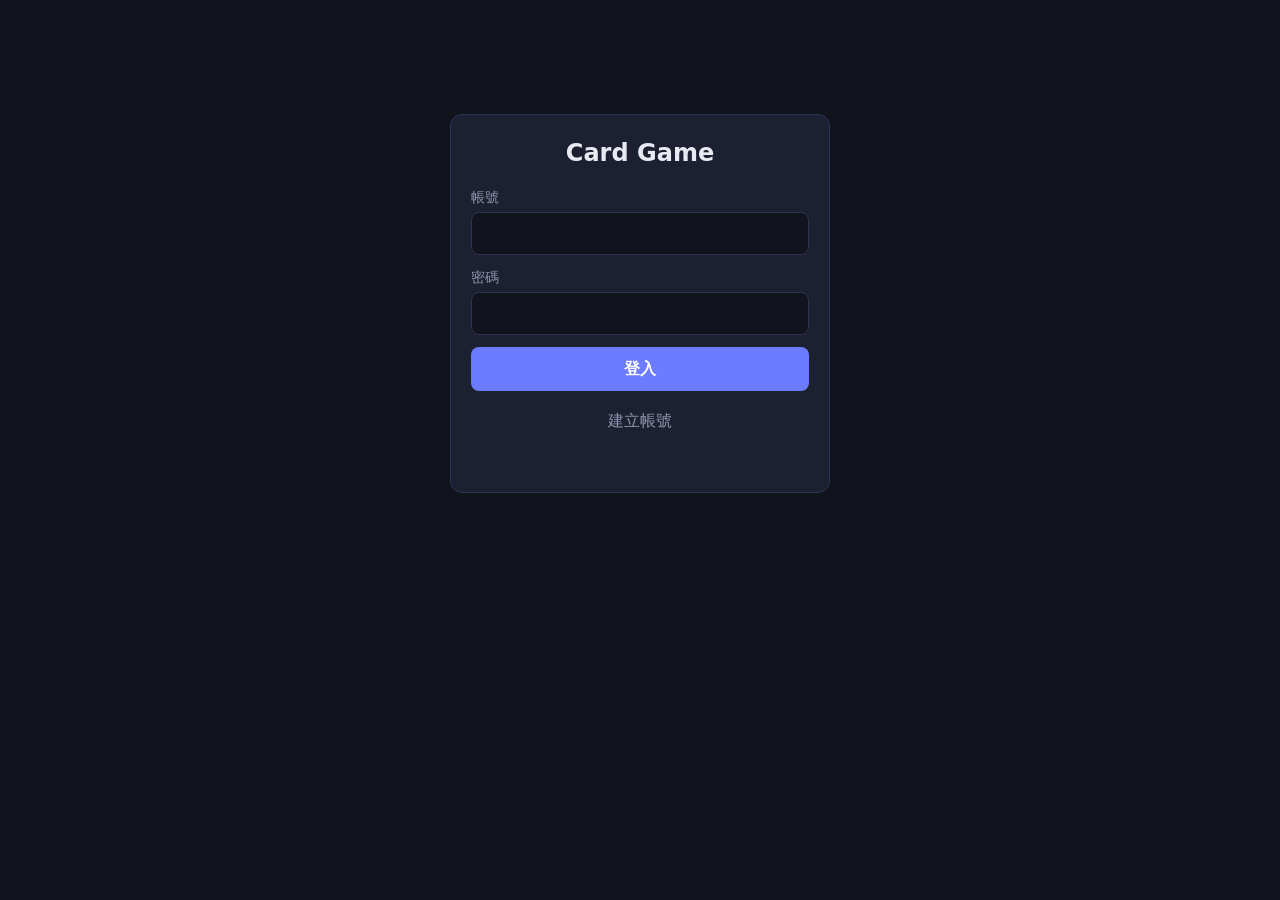
<file: web/index.html>
<!doctype html>
<html lang="zh-Hant">
<head>
  <meta charset="utf-8">
  <meta name="viewport" content="width=device-width, initial-scale=1">
  <title>Card Game</title>
  <link rel="stylesheet" href="app.css">
</head>
<body>
  <main class="app">
    <section id="login-view" class="panel view">
      <h1>Card Game</h1>
      <form id="login-form" autocomplete="on">
        <label>帳號
          <input id="login-account" name="username" autocomplete="username" required>
        </label>
        <label>密碼
          <input id="login-password" name="password" type="password" autocomplete="current-password" required>
        </label>
        <button id="login-button" class="primary" type="submit">登入</button>
        <button id="to-register" class="link" type="button">建立帳號</button>
        <p id="login-status" class="status" role="status"></p>
      </form>
    </section>

    <section id="register-view" class="panel view" hidden>
      <h1>建立帳號</h1>
      <form id="register-form" autocomplete="off">
        <label>帳號
          <input id="register-account" required>
        </label>
        <label>密碼
          <input id="register-password" type="password" autocomplete="new-password" required>
        </label>
        <label>暱稱
          <input id="register-nickname" required>
        </label>
        <button id="register-button" class="primary" type="submit">建立帳號</button>
        <button id="to-login" class="link" type="button">返回登入</button>
        <p id="register-status" class="status" role="status"></p>
      </form>
    </section>

    <section id="game-view" class="view" data-tab="" data-fight="" hidden>
      <header class="panel topbar">
        <div>
          <div class="muted">登入帳號</div>
          <strong id="account-name"></strong>
        </div>
        <div id="currencies" class="currencies"></div>
        <button id="logout-button" class="link" type="button">登出</button>
      </header>

      <div class="tab-content">
        <section id="backpack-panel" class="panel" data-tab="backpack" hidden>
          <h2 id="backpack-title">背包</h2>
          <div id="backpack-list" class="list"></div>
        </section>

        <section id="owned-cards-panel" class="panel" data-tab="cards" hidden>
          <div id="card-list-view">
            <h2 id="owned-cards-title">卡片</h2>
            <div id="owned-cards" class="cards"></div>
          </div>

          <div id="card-detail-view" class="card-detail" hidden>
            <button id="card-detail-back" class="link" type="button">‹ 返回卡片列表</button>
            <div class="detail-image" aria-label="卡片圖片">圖片預留</div>
            <div class="detail-head">
              <span id="detail-rarity" class="rarity"></span>
              <strong id="detail-name"></strong>
              <span id="detail-meta" class="muted"></span>
            </div>
            <div class="detail-stats">
              <div><span class="label">攻擊</span><span id="detail-attack" class="value"></span></div>
              <div><span class="label">防禦</span><span id="detail-defense" class="value"></span></div>
              <div><span class="label">生命</span><span id="detail-health" class="value"></span></div>
            </div>
            <div id="detail-skills" class="skill-icons"></div>
            <div id="detail-skill-info" class="skill-info"></div>
            <div class="progress">
              <div class="progress-row">
                <span id="ascend-info"></span>
                <button id="detail-ascend" class="primary" type="button">進階</button>
              </div>
              <div class="progress-row">
                <span id="star-info"></span>
                <button id="detail-starup" class="primary" type="button">升星</button>
              </div>
            </div>
            <p id="upgrade-exp" class="upgrade-exp"></p>
            <p id="upgrade-status" class="status" role="status"></p>
            <button id="detail-upgrade" class="primary" type="button"></button>
          </div>
        </section>

        <div id="summon-panel" data-tab="summon" hidden>
          <section class="panel">
            <h2>召喚</h2>
            <div id="pools" class="pools"></div>
            <p id="game-status" class="status" role="status"></p>
          </section>

          <section class="panel">
            <h2>結果</h2>
            <div id="cards" class="cards"></div>
            <p id="pity" class="muted"></p>
            <pre id="log" class="log"></pre>
          </section>
        </div>
      </div>

      <div id="battle-panel" data-tab="battle" hidden>
        <section id="battle-stage-view" class="panel">
          <h2>戰鬥</h2>
          <div id="battle-stages" class="pools"></div>
          <p id="battle-stage-status" class="status" role="status"></p>
        </section>

        <section id="battle-lineup-view" class="panel" hidden>
          <button id="lineup-back" class="link" type="button">‹ 返回關卡列表</button>
          <h2 id="lineup-title">陣容</h2>
          <div class="lineup-field">
            <div class="lineup-side">
              <div class="lineup-col">
                <div class="lineup-label">後排</div>
                <div id="lineup-back-row" class="lineup-grid"></div>
              </div>
              <div class="lineup-col">
                <div class="lineup-label">前排</div>
                <div id="lineup-front" class="lineup-grid"></div>
              </div>
            </div>
            <div class="vs">VS</div>
            <div class="lineup-side">
              <div class="lineup-col">
                <div class="lineup-label">前排</div>
                <div id="lineup-enemy-front" class="lineup-grid"></div>
              </div>
              <div class="lineup-col">
                <div class="lineup-label">後排</div>
                <div id="lineup-enemy-back" class="lineup-grid"></div>
              </div>
            </div>
          </div>
          <p class="muted lineup-hint">點選位置再點卡片放入；點卡片可移動或移出陣容。</p>
          <div id="lineup-pool" class="pick-grid"></div>
          <p id="lineup-status" class="status" role="status"></p>
          <div class="lineup-actions">
            <button id="lineup-save" type="button">儲存陣容</button>
            <button id="lineup-start" class="primary" type="button">開始戰鬥</button>
          </div>
        </section>

        <section id="battle-fight-view" class="fight" hidden>
          <div id="battle-field" class="field"></div>
          <div class="fight-mid">
            <div class="fight-bar">
              <strong id="battle-round">戰鬥準備中</strong>
              <span>
                <button id="battle-skip" type="button">跳過</button>
                <button id="battle-exit" class="primary" type="button" hidden>返回</button>
              </span>
            </div>
            <div id="battle-log" class="fight-log"></div>
          </div>
        </section>
      </div>

      <nav class="tabs" aria-label="主選單">
        <button type="button" data-tab-button="backpack">背包</button>
        <button type="button" data-tab-button="cards">卡片</button>
        <button type="button" data-tab-button="summon">召喚</button>
        <button type="button" data-tab-button="battle">戰鬥</button>
      </nav>
    </section>
  </main>
  <script type="module" src="js/app.js"></script>
</body>
</html>
</file>
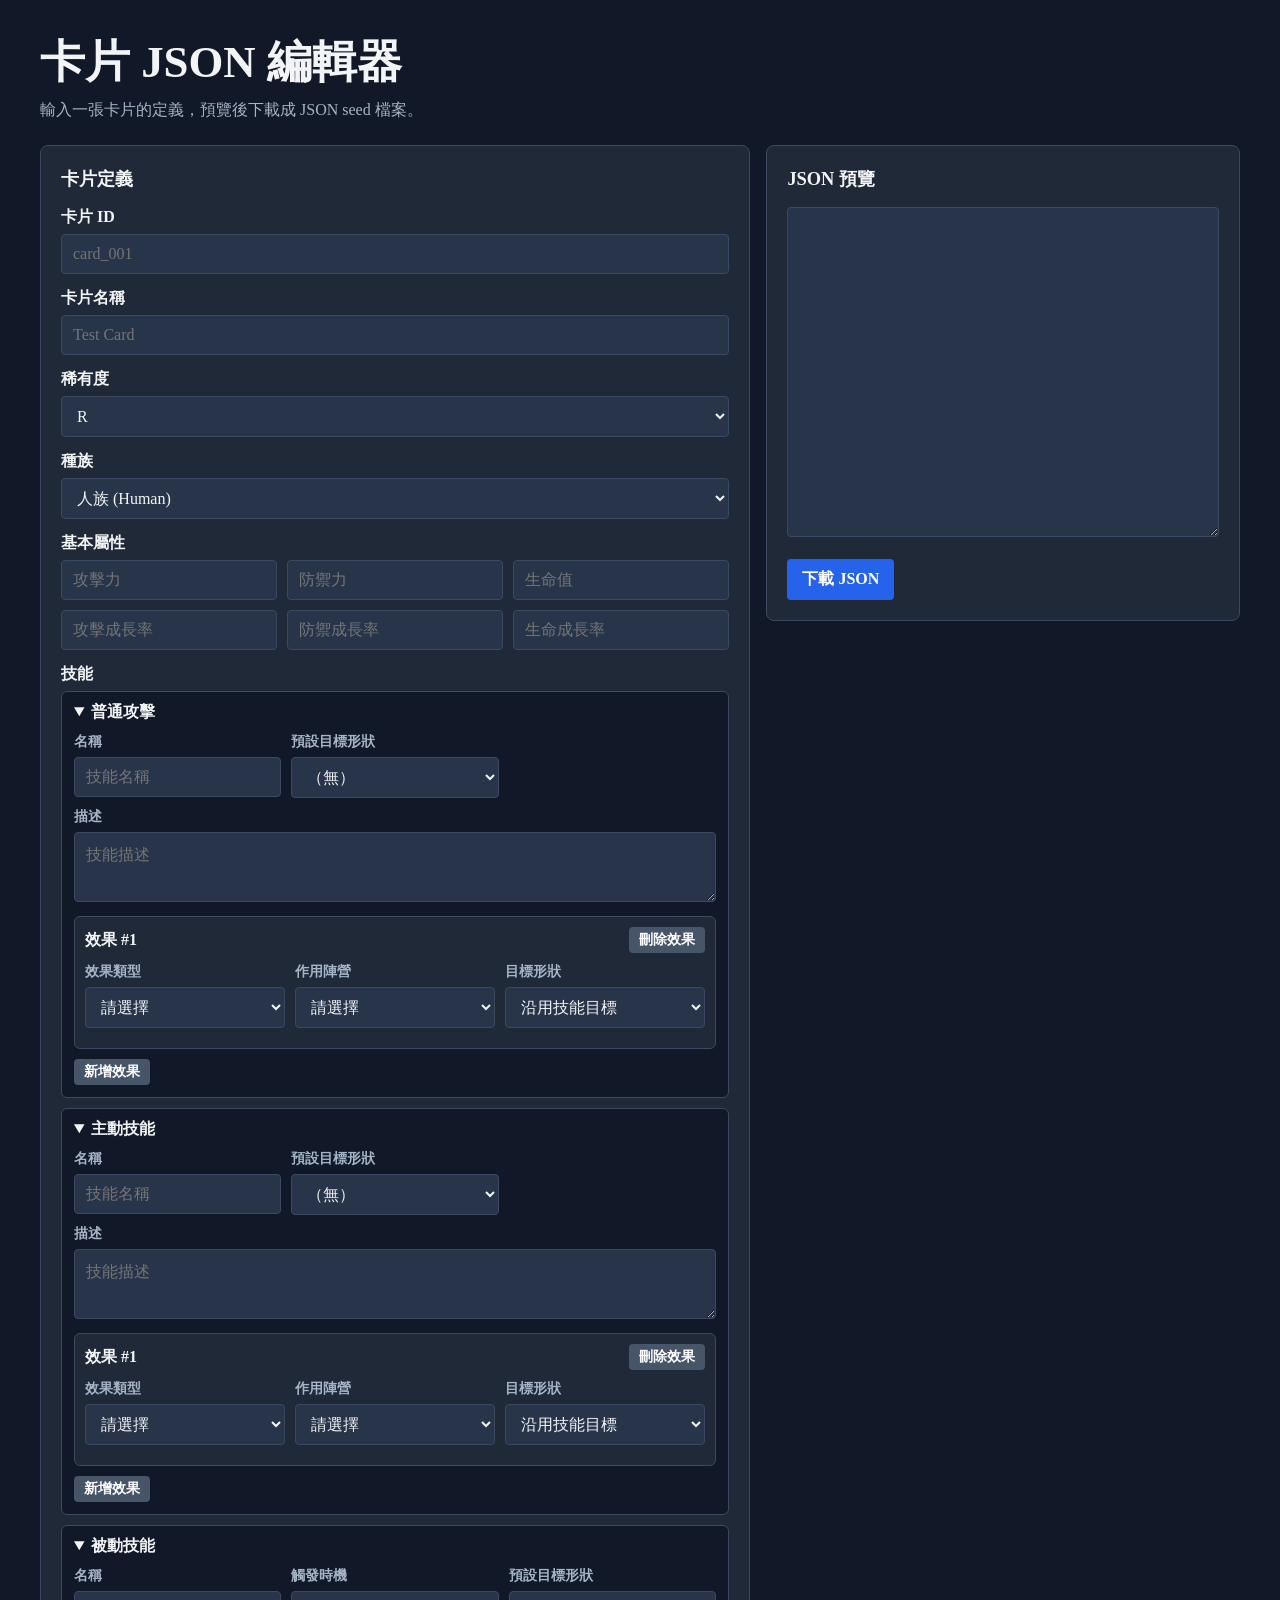
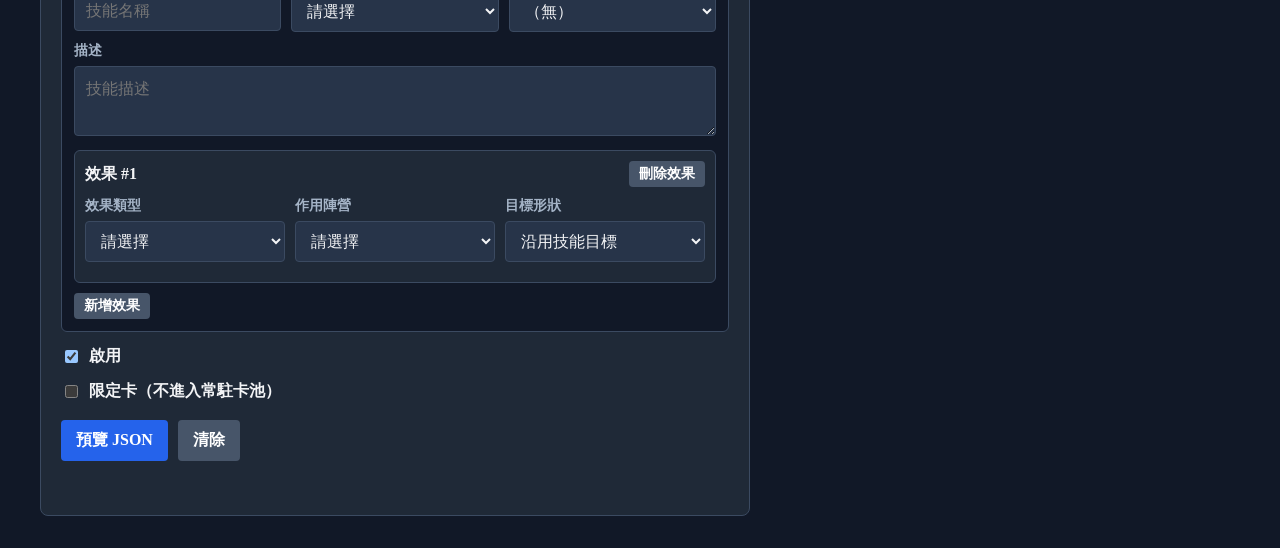
<file: tools/card-editor.html>
<!doctype html>
<html lang="zh-Hant">
<head>
  <meta charset="utf-8">
  <meta name="viewport" content="width=device-width, initial-scale=1">
  <title>卡片 JSON 編輯器</title>
  <style>
    :root {
      color-scheme: dark;
      --bg: #111827;
      --panel: #1f2937;
      --panel-light: #273449;
      --text: #f3f4f6;
      --muted: #a5b4c7;
      --accent: #60a5fa;
      --accent-strong: #2563eb;
      --danger: #fca5a5;
      --border: #3b4a61;
    }

    * { box-sizing: border-box; }

    body {
      margin: 0;
      min-width: 320px;
      background: var(--bg);
      color: var(--text);
      font-family: Georgia, "Noto Serif TC", serif;
    }

    main {
      width: min(1200px, calc(100% - 32px));
      margin: 32px auto;
    }

    header { margin-bottom: 24px; }
    h1 { margin: 0 0 8px; font-size: clamp(1.8rem, 4vw, 2.8rem); }
    header p { margin: 0; color: var(--muted); }

    .layout {
      display: grid;
      grid-template-columns: minmax(0, 3fr) minmax(0, 2fr);
      gap: 16px;
      align-items: start;
    }

    .preview-panel { position: sticky; top: 16px; }

    [hidden] { display: none !important; }

    section {
      padding: 20px;
      background: var(--panel);
      border: 1px solid var(--border);
      border-radius: 8px;
    }

    h2 { margin: 0 0 16px; font-size: 1.15rem; }

    .field { margin-bottom: 14px; }
    .field:last-child { margin-bottom: 0; }
    label { display: block; margin-bottom: 6px; font-weight: 700; }
    input, select, textarea {
      width: 100%;
      border: 1px solid var(--border);
      border-radius: 4px;
      padding: 10px 11px;
      background: var(--panel-light);
      color: var(--text);
      font: inherit;
    }

    input:focus, select:focus, textarea:focus {
      outline: 2px solid var(--accent);
      outline-offset: 1px;
    }

    .stats {
      display: grid;
      grid-template-columns: repeat(3, 1fr);
      gap: 10px;
    }

    label.checkbox { display: flex; align-items: center; gap: 8px; margin-bottom: 0; }
    label.checkbox input { width: auto; }

    .actions {
      display: flex;
      flex-wrap: wrap;
      gap: 10px;
      margin-top: 18px;
    }

    button {
      border: 0;
      border-radius: 4px;
      padding: 10px 15px;
      background: var(--accent-strong);
      color: white;
      cursor: pointer;
      font: inherit;
      font-weight: 700;
    }

    button:hover { background: var(--accent); color: #10203b; }
    button.secondary { background: #475569; }
    button.secondary:hover { background: #64748b; color: white; }

    textarea {
      min-height: 330px;
      resize: vertical;
      font-family: "SFMono-Regular", Consolas, monospace;
      font-size: 0.88rem;
      line-height: 1.5;
    }

    .skill-list { display: grid; gap: 10px; margin-bottom: 10px; }
    .skill-list:empty { display: none; }
    .skill-group-title { margin: 6px 0 -4px; color: var(--muted); font-size: 0.9rem; }

    details.skill {
      border: 1px solid var(--border);
      border-radius: 6px;
      background: var(--bg);
    }

    details.skill > summary {
      padding: 10px 12px;
      cursor: pointer;
      font-weight: 700;
    }

    .skill-body { display: grid; gap: 10px; padding: 0 12px 12px; }
    .skill-body textarea { min-height: 60px; font-family: inherit; font-size: 1rem; }
    .grid-3 { display: grid; grid-template-columns: repeat(3, minmax(0, 1fr)); gap: 10px; }
    .grid-2 { display: grid; grid-template-columns: repeat(2, minmax(0, 1fr)); gap: 10px; }
    .skill-body label, .effect label { font-size: 0.85rem; color: var(--muted); }
    .skill-body .field, .effect .field { margin-bottom: 0; }

    .effects { display: grid; gap: 8px; }

    .effect {
      display: grid;
      gap: 10px;
      padding: 10px;
      border: 1px solid var(--border);
      border-radius: 6px;
      background: var(--panel);
    }

    .effect-header { display: flex; align-items: center; justify-content: space-between; font-weight: 700; }
    button.small { padding: 4px 10px; font-size: 0.85rem; }
    button.add-effect { justify-self: start; }

    .message {
      min-height: 1.4em;
      margin-top: 12px;
      color: var(--muted);
    }

    .message.error { color: var(--danger); }
    .message.success { color: #86efac; }

    @media (max-width: 720px) {
      main { margin: 20px auto; }
      .layout { grid-template-columns: 1fr; }
      .stats { grid-template-columns: 1fr; }
      .grid-3, .grid-2 { grid-template-columns: 1fr; }
      .preview-panel { position: static; }
    }
  </style>
</head>
<body>
  <main>
    <header>
      <h1>卡片 JSON 編輯器</h1>
      <p>輸入一張卡片的定義，預覽後下載成 JSON seed 檔案。</p>
    </header>

    <div class="layout">
      <section>
        <h2>卡片定義</h2>
        <form id="card-form" novalidate>
          <div class="field">
            <label for="card-id">卡片 ID</label>
            <input id="card-id" name="cardId" required maxlength="64" placeholder="card_001">
          </div>

          <div class="field">
            <label for="card-name">卡片名稱</label>
            <input id="card-name" name="cardName" required maxlength="100" placeholder="Test Card">
          </div>

          <div class="field">
            <label for="rarity">稀有度</label>
            <select id="rarity" name="rarity" required>
              <option value="R">R</option>
              <option value="SR">SR</option>
              <option value="SSR">SSR</option>
              <option value="UR">UR</option>
            </select>
          </div>

          <div class="field">
            <label for="race">種族</label>
            <select id="race" name="race" required>
              <option value="Human">人族 (Human)</option>
              <option value="Xian">仙族 (Xian)</option>
              <option value="Mo">魔族 (Mo)</option>
              <option value="Dragon">龍族 (Dragon)</option>
              <option value="Hybrid">混血 (Hybrid)</option>
            </select>
          </div>

          <div class="field">
            <label>基本屬性</label>
            <div class="stats">
              <input id="attack" name="attack" type="number" min="0" step="1" required placeholder="攻擊力" aria-label="攻擊力">
              <input id="defense" name="defense" type="number" min="0" step="1" required placeholder="防禦力" aria-label="防禦力">
              <input id="health" name="health" type="number" min="0" step="1" required placeholder="生命值" aria-label="生命值">
              <input id="attack-ratio" name="attackRatio" type="number" min="0" step="any" required placeholder="攻擊成長率" aria-label="攻擊成長率">
              <input id="defense-ratio" name="defenseRatio" type="number" min="0" step="any" required placeholder="防禦成長率" aria-label="防禦成長率">
              <input id="health-ratio" name="healthRatio" type="number" min="0" step="any" required placeholder="生命成長率" aria-label="生命成長率">
            </div>
          </div>

          <div class="field">
            <label>技能</label>
            <div id="skills-fixed" class="skill-list"></div>
            <div id="skills-talent-wrap" hidden>
              <div class="skill-group-title">天賦技能（SSR 3 個、UR 4 個）</div>
              <div id="skills-talent" class="skill-list"></div>
            </div>
          </div>

          <div class="field">
            <label class="checkbox"><input id="is-enabled" name="isEnabled" type="checkbox" checked> 啟用</label>
          </div>

          <div class="field">
            <label class="checkbox"><input id="is-limited" name="isLimited" type="checkbox"> 限定卡（不進入常駐卡池）</label>
          </div>

          <div class="actions">
            <button type="submit">預覽 JSON</button>
            <button type="button" class="secondary" id="clear-button">清除</button>
          </div>
          <div id="message" class="message" role="status" aria-live="polite"></div>
        </form>
      </section>

      <section class="preview-panel">
        <h2>JSON 預覽</h2>
        <textarea id="json-preview" readonly spellcheck="false" aria-label="JSON 預覽"></textarea>
        <div class="actions">
          <button type="button" id="download-button">下載 JSON</button>
        </div>
      </section>
    </div>
  </main>

  <script>
    const form = document.querySelector("#card-form");
    const preview = document.querySelector("#json-preview");
    const message = document.querySelector("#message");
    const downloadButton = document.querySelector("#download-button");
    const clearButton = document.querySelector("#clear-button");

    // 選項需與 Server/model/constants 的 skill_*.go 保持一致。
    const ENUMS = {
      trigger: [["BattleStart", "戰鬥開始時"], ["BeforeRoundStart", "回合開始前"], ["RoundEnd", "回合結束時"], ["BeforeAction", "行動前"], ["AfterAction", "行動後"]],
      target: [["Single", "單體"], ["Opposite", "對位"], ["Random3", "隨機3人"], ["All", "全體"], ["FrontRow", "前排"], ["BackRow", "後排"], ["Column", "縱排"]],
      effectType: [["Damage", "傷害"], ["Status", "狀態"], ["Heal", "回血"], ["Buff", "增減屬性"], ["Rage", "增減怒氣"], ["Dispel", "驅散增益"], ["Cleanse", "淨化減益"], ["Shield", "護盾"]],
      stat: [["Health", "生命"], ["Attack", "攻擊"], ["Defense", "防禦"]],
      status: [["Poison", "中毒"], ["Burn", "燃燒"], ["Stun", "暈眩"]],
      damageType: [["Physical", "物理"], ["Magic", "魔法"], ["True", "真實"]],
      side: [["Enemy", "敵方"], ["Ally", "我方"], ["Self", "自己"]]
    };
    const TALENT_COUNT = { SSR: 3, UR: 4 };
    // 第三欄表示是否需要觸發時機：普攻與主動由行動流程和怒氣（滿 100 施放）決定，不填。
    const FIXED_SKILLS = [["normalAtk", "普通攻擊", false], ["activeSkill", "主動技能", false], ["passiveSkill", "被動技能", true]];
    const DOT_STATUSES = ["Poison", "Burn"];
    // 效果欄位的顯示與輸出順序
    const MAX_EFFECT_NAME = 20;
    const EFFECT_FIELDS = [
      ["name", "名稱（顯示用）", "text"],
      ["damageType", "傷害類型", "damageType"],
      ["stat", "屬性", "stat"],
      ["status", "狀態", "status"],
      ["scaleStat", "基準屬性（施放者）", "stat"],
      ["value", "數值（%）"],
      ["permanent", "永久持續", "checkbox"],
      ["duration", "持續回合"],
      ["count", "移除數量（選填，未填代表全部）"],
      ["maxStack", "可疊加層數（選填）"],
      ["nonRemovable", "不可被驅散／淨化", "checkbox"]
    ];

    const skillsFixed = document.querySelector("#skills-fixed");
    const skillsTalent = document.querySelector("#skills-talent");
    const skillsTalentWrap = document.querySelector("#skills-talent-wrap");
    const raritySelect = document.querySelector("#rarity");
    let prevRarity = raritySelect.value;

    function el(tag, props = {}, children = []) {
      const node = document.createElement(tag);
      Object.assign(node, props);
      node.append(...children);
      return node;
    }

    function makeSelect(enumKey, blankLabel) {
      const select = el("select");
      select.append(el("option", { value: "", textContent: blankLabel }));
      for (const [value, label] of ENUMS[enumKey]) {
        select.append(el("option", { value, textContent: `${label} (${value})` }));
      }
      return select;
    }

    function labeled(text, control) {
      return el("div", { className: "field" }, [el("label", { textContent: text }), control]);
    }

    function effectFieldsFor(type, status, permanent = false) {
      switch (type) {
        case "Damage": return ["damageType", "scaleStat", "value"];
        case "Heal": return ["scaleStat", "value"];
        case "Buff":
          return permanent
            ? ["name", "stat", "value", "permanent", "maxStack", "nonRemovable"]
            : ["name", "stat", "value", "permanent", "duration", "maxStack", "nonRemovable"];
        case "Rage": return ["value"];
        case "Shield":
          return permanent
            ? ["name", "scaleStat", "value", "permanent", "nonRemovable"]
            : ["name", "scaleStat", "value", "permanent", "duration", "nonRemovable"];
        case "Dispel":
        case "Cleanse": return ["count"];
        case "Status":
          if (!status) return ["name", "status"];
          return DOT_STATUSES.includes(status)
            ? ["name", "status", "scaleStat", "value", "duration", "maxStack", "nonRemovable"]
            : ["name", "status", "duration", "maxStack", "nonRemovable"];
        default: return [];
      }
    }

    function createEffect(effectsEl) {
      const refs = {
        type: makeSelect("effectType", "請選擇"),
        side: makeSelect("side", "請選擇"),
        target: makeSelect("target", "沿用技能目標")
      };
      const wrappers = {};
      const title = el("span");
      const removeButton = el("button", { type: "button", className: "secondary small", textContent: "刪除效果" });
      const node = el("div", { className: "effect" }, [
        el("div", { className: "effect-header" }, [title, removeButton]),
        el("div", { className: "grid-3" }, [
          labeled("效果類型", refs.type),
          labeled("作用陣營", refs.side),
          (wrappers.target = labeled("目標形狀", refs.target))
        ])
      ]);

      const fieldGrid = el("div", { className: "grid-3" });
      for (const [key, label, enumKey] of EFFECT_FIELDS) {
        if (enumKey === "checkbox") {
          refs[key] = el("input", { type: "checkbox" });
          wrappers[key] = el("div", { className: "field" }, [el("label", { className: "checkbox" }, [refs[key], label])]);
        } else if (enumKey === "text") {
          refs[key] = el("input", { type: "text", maxLength: MAX_EFFECT_NAME, placeholder: "例如：狂暴、A毒" });
          wrappers[key] = labeled(label, refs[key]);
        } else {
          refs[key] = enumKey ? makeSelect(enumKey, "請選擇") : el("input", { type: "number", step: "1" });
          wrappers[key] = labeled(label, refs[key]);
        }
        fieldGrid.append(wrappers[key]);
      }
      node.append(fieldGrid);

      function refresh() {
        const visible = effectFieldsFor(refs.type.value, refs.status.value, refs.permanent.checked);
        for (const [key] of EFFECT_FIELDS) wrappers[key].hidden = !visible.includes(key);
        wrappers.target.hidden = refs.side.value === "Self";
        wrappers.value.querySelector("label").textContent =
          refs.type.value === "Rage" ? "怒氣點數（可為負）"
            : refs.type.value === "Shield" ? "護盾額度（基準屬性的 %）"
            : "數值（%）";
      }
      for (const key of ["type", "side", "status", "permanent"]) refs[key].addEventListener("change", refresh);
      removeButton.addEventListener("click", () => {
        node.remove();
        renumberEffects(effectsEl);
      });

      node._refs = refs;
      node._title = title;
      refresh();
      return node;
    }

    function renumberEffects(effectsEl) {
      [...effectsEl.children].forEach((node, i) => { node._title.textContent = `效果 #${i + 1}`; });
    }

    function addEffect(effectsEl) {
      effectsEl.append(createEffect(effectsEl));
      renumberEffects(effectsEl);
    }

    function createSkill(title, talent, hasTrigger) {
      const refs = {
        name: el("input", { maxLength: 100, placeholder: "技能名稱" }),
        desc: el("textarea", { rows: 2, placeholder: "技能描述" }),
        trigger: makeSelect("trigger", "請選擇"),
        target: makeSelect("target", "（無）")
      };
      const wrappers = {};
      const effectsEl = el("div", { className: "effects" });
      const addButton = el("button", { type: "button", className: "secondary small add-effect", textContent: "新增效果" });
      addButton.addEventListener("click", () => addEffect(effectsEl));

      const body = el("div", { className: "skill-body" }, [
        el("div", { className: "grid-3" }, [
          labeled("名稱", refs.name),
          (wrappers.trigger = labeled("觸發時機", refs.trigger)),
          labeled("預設目標形狀", refs.target)
        ]),
        labeled("描述", refs.desc)
      ]);
      if (talent) {
        refs.star = el("input", { type: "number", min: "0", step: "1", placeholder: "星數" });
        refs.level = el("input", { type: "number", min: "0", step: "1", placeholder: "等級" });
        body.append(el("div", { className: "grid-2" }, [labeled("解鎖星數", refs.star), labeled("解鎖等級", refs.level)]));
      }
      body.append(effectsEl, addButton);

      const node = el("details", { className: "skill", open: true }, [el("summary", { textContent: title }), body]);
      wrappers.trigger.hidden = !hasTrigger;
      node._refs = refs;
      node._hasTrigger = hasTrigger;
      node._effectsEl = effectsEl;
      addEffect(effectsEl);
      return node;
    }

    function skillHasContent(node) {
      const r = node._refs;
      return Boolean(r.name.value || r.desc.value || r.star?.value || r.level?.value ||
        [...node._effectsEl.children].some((e) => e._refs.type.value));
    }

    // 依稀有度補齊或移除天賦區塊；使用者取消移除時回傳 false。
    function syncTalents() {
      const needed = TALENT_COUNT[raritySelect.value] || 0;
      const blocks = [...skillsTalent.children];
      if (blocks.length > needed) {
        const removed = blocks.slice(needed);
        if (removed.some(skillHasContent) && !confirm("切換稀有度會移除已填寫的天賦，確定嗎？")) return false;
        removed.forEach((node) => node.remove());
      }
      for (let i = skillsTalent.children.length; i < needed; i++) {
        skillsTalent.append(createSkill(`天賦 ${i + 1}`, true, true));
      }
      skillsTalentWrap.hidden = needed === 0;
      return true;
    }

    function resetSkills() {
      skillsFixed.replaceChildren(...FIXED_SKILLS.map(([, label, hasTrigger]) => createSkill(label, false, hasTrigger)));
      skillsTalent.replaceChildren();
      syncTalents();
    }

    function readInt(input, label, { min = 0, nonZero = false, allowNegative = false } = {}) {
      const text = input.value.trim();
      if (!/^-?\d+$/.test(text)) throw new Error(`${label} 必須是整數。`);
      const number = Number(text);
      if (!allowNegative && number < 0) throw new Error(`${label} 不可為負數。`);
      if (!allowNegative && number < min) throw new Error(`${label} 必須大於或等於 ${min}。`);
      if (nonZero && number === 0) throw new Error(`${label} 不可為 0。`);
      return number;
    }

    function readEffect(refs, skillTarget) {
      const type = refs.type.value;
      if (!type) throw new Error("請選擇效果類型。");
      const side = refs.side.value;
      if (!side) throw new Error("請選擇作用陣營。");

      if (type === "Dispel" && side !== "Enemy") throw new Error("驅散只能對敵方。");
      if (type === "Cleanse" && side === "Enemy") throw new Error("淨化只能對我方或自己。");
      if (type === "Shield" && side === "Enemy") throw new Error("護盾只能對我方或自己。");

      const effect = { type, side };
      if (side !== "Self") {
        if (refs.target.value) effect.target = refs.target.value;
        else if (!skillTarget) throw new Error("請指定目標形狀（效果或技能的預設目標）。");
        if (side === "Ally" && (refs.target.value || skillTarget) === "Opposite") {
          throw new Error("對位只能用於敵方。");
        }
      }

      const visible = effectFieldsFor(type, refs.status.value, refs.permanent.checked);
      for (const [key, label, enumKey] of EFFECT_FIELDS) {
        if (!visible.includes(key)) continue;
        if (enumKey === "checkbox") {
          if (refs[key].checked) effect[key] = true;
        } else if (enumKey === "text") {
          const name = refs[key].value.trim();
          if (!name) throw new Error("請輸入名稱。");
          if ([...name].length > MAX_EFFECT_NAME) throw new Error(`名稱不可超過 ${MAX_EFFECT_NAME} 個字。`);
          effect.name = name;
        } else if (enumKey) {
          if (!refs[key].value) throw new Error(`請選擇${label}。`);
          effect[key] = refs[key].value;
        } else if (key === "value") {
          effect.value = type === "Buff" || type === "Rage"
            ? readInt(refs.value, label, { allowNegative: true, nonZero: true })
            : readInt(refs.value, label, { min: 1 });
        } else if (key === "duration") {
          effect.duration = readInt(refs.duration, label, { min: 1 });
        } else if (refs[key].value.trim() !== "") {
          // count、maxStack 為選填，0 視為未填
          const number = key === "count" ? readInt(refs.count, "移除數量", { min: 0 }) : readInt(refs.maxStack, label);
          if (number > 0) effect[key] = number;
        }
      }
      return effect;
    }

    function readSkill(node, talent) {
      const r = node._refs;
      const name = r.name.value.trim();
      if (!name) throw new Error("名稱不可為空。");
      if (node._hasTrigger && !r.trigger.value) throw new Error("請選擇觸發時機。");

      const skill = { name, desc: r.desc.value.trim() };
      if (node._hasTrigger) skill.trigger = r.trigger.value;
      if (r.target.value) skill.target = r.target.value;
      if (talent) {
        const star = r.star.value.trim() === "" ? 0 : readInt(r.star, "解鎖星數");
        const level = r.level.value.trim() === "" ? 0 : readInt(r.level, "解鎖等級");
        if (star === 0 && level === 0) throw new Error("天賦必須設定解鎖星數或等級。");
        skill.unlock = {};
        if (star > 0) skill.unlock.star = star;
        if (level > 0) skill.unlock.level = level;
      }

      const effectNodes = [...node._effectsEl.children];
      if (effectNodes.length === 0) throw new Error("至少需要一個效果。");
      skill.effects = effectNodes.map((effectNode, i) => {
        try {
          return readEffect(effectNode._refs, skill.target);
        } catch (error) {
          throw new Error(`效果 #${i + 1}：${error.message}`);
        }
      });
      return skill;
    }

    function readSkillWithLabel(node, label, talent) {
      try {
        return readSkill(node, talent);
      } catch (error) {
        throw new Error(`${label}：${error.message}`);
      }
    }

    function buildSkillConfig() {
      const config = {};
      FIXED_SKILLS.forEach(([key, label], i) => {
        config[key] = readSkillWithLabel(skillsFixed.children[i], label, false);
      });
      const needed = TALENT_COUNT[raritySelect.value] || 0;
      if (skillsTalent.children.length !== needed) throw new Error(`${raritySelect.value} 需要 ${needed} 個天賦。`);
      config.talentSkill = [...skillsTalent.children].map((node, i) => readSkillWithLabel(node, `天賦 ${i + 1}`, true));
      return config;
    }

    raritySelect.addEventListener("change", () => {
      if (syncTalents()) prevRarity = raritySelect.value;
      else raritySelect.value = prevRarity;
    });
    resetSkills();

    function setMessage(text, type = "") {
      message.textContent = text;
      message.className = `message ${type}`.trim();
    }

    function getIntegerValue(id, label) {
      const value = document.querySelector(`#${id}`).value;
      if (!/^\d+$/.test(value)) {
        throw new Error(`${label} 必須是非負整數。`);
      }
      return Number(value);
    }

    function getRatioValue(id, label) {
      const value = document.querySelector(`#${id}`).value.trim();
      const number = Number(value);
      if (value === "" || !Number.isFinite(number) || number < 0) {
        throw new Error(`${label} 必須是非負數字。`);
      }
      return number;
    }

    function buildCard() {
      const cardId = document.querySelector("#card-id").value.trim();
      const cardName = document.querySelector("#card-name").value.trim();
      if (!cardId || !cardName) {
        throw new Error("卡片 ID 和卡片名稱不可為空。");
      }

      return {
        cardId,
        cardName,
        rarity: document.querySelector("#rarity").value,
        race: document.querySelector("#race").value,
        baseConfig: {
          attack: getIntegerValue("attack", "攻擊力"),
          attackRatio: getRatioValue("attack-ratio", "攻擊成長率"),
          defense: getIntegerValue("defense", "防禦力"),
          defenseRatio: getRatioValue("defense-ratio", "防禦成長率"),
          health: getIntegerValue("health", "生命值"),
          healthRatio: getRatioValue("health-ratio", "生命成長率")
        },
        skillConfig: buildSkillConfig(),
        isEnabled: document.querySelector("#is-enabled").checked,
        isLimited: document.querySelector("#is-limited").checked
      };
    }

    function updatePreview() {
      try {
        const card = buildCard();
        preview.value = JSON.stringify(card, null, 2);
        setMessage("JSON 預覽已更新。", "success");
        return card;
      } catch (error) {
        setMessage(error.message, "error");
        return null;
      }
    }

    function safeFileName(name) {
      return name.replace(/[\\/:*?"<>|]/g, "_").trim() || "card";
    }

    form.addEventListener("submit", (event) => {
      event.preventDefault();
      updatePreview();
    });

    downloadButton.addEventListener("click", () => {
      const card = updatePreview();
      if (!card) return;

      const blob = new Blob(
        [JSON.stringify(card, null, 2) + "\n"],
        { type: "application/json;charset=utf-8" }
      );
      const url = URL.createObjectURL(blob);
      const link = document.createElement("a");
      link.href = url;
      link.download = `${safeFileName(card.cardId)}.json`;
      document.body.appendChild(link);
      link.click();
      link.remove();
      URL.revokeObjectURL(url);
      setMessage(`已下載 ${link.download}`, "success");
    });

    clearButton.addEventListener("click", () => {
      form.reset();
      prevRarity = raritySelect.value;
      resetSkills();
      preview.value = "";
      setMessage("");
    });
  </script>
</body>
</html>
</file>
<file: web/app.css>
:root {
  --bg: #12141d;
  --panel: #1c2030;
  --border: #2d3350;
  --text: #e8eaf3;
  --muted: #8d93ad;
  --accent: #6c7bff;
  --accent-hover: #8793ff;
  --danger: #ff6b7a;
  --r: #7fb3ff;
  --sr: #c58bff;
  --ssr: #ffc857;
  --ur: #ff6b9d;
}

* { box-sizing: border-box; }

body {
  margin: 0;
  min-height: 100vh;
  background: var(--bg);
  color: var(--text);
  font-family: "Noto Sans TC", "Microsoft JhengHei", "PingFang TC", system-ui, sans-serif;
  line-height: 1.5;
}

.app {
  max-width: 880px;
  margin: 0 auto;
  padding: 24px 16px 88px;
}

[hidden] { display: none !important; }

.panel {
  background: var(--panel);
  border: 1px solid var(--border);
  border-radius: 12px;
  padding: 20px;
  margin-bottom: 16px;
}

#login-view, #register-view { max-width: 380px; margin: 10vh auto 0; }

h1 { margin: 0 0 16px; font-size: 24px; text-align: center; }
h2 { margin: 0 0 12px; font-size: 16px; color: var(--muted); font-weight: 600; }

form { display: flex; flex-direction: column; gap: 12px; }
label { display: flex; flex-direction: column; gap: 4px; font-size: 14px; color: var(--muted); }

input {
  background: var(--bg);
  border: 1px solid var(--border);
  border-radius: 8px;
  color: var(--text);
  font: inherit;
  padding: 10px 12px;
}
input:focus { outline: 2px solid var(--accent); border-color: transparent; }

button {
  font: inherit;
  border: 0;
  border-radius: 8px;
  cursor: pointer;
  padding: 10px 16px;
  color: var(--text);
  background: var(--border);
}
button:disabled { opacity: 0.5; cursor: not-allowed; }
button.primary { background: var(--accent); color: #fff; font-weight: 600; }
button.primary:hover:not(:disabled) { background: var(--accent-hover); }
button.link { background: none; color: var(--muted); padding: 6px; }
button.link:hover { color: var(--text); }

.status { min-height: 1.5em; margin: 0; text-align: center; font-size: 14px; color: var(--muted); }
.status.error { color: var(--danger); }
.muted { color: var(--muted); font-size: 14px; }

.topbar { display: flex; align-items: center; gap: 24px; flex-wrap: wrap; }
.currencies { display: flex; gap: 20px; flex: 1; flex-wrap: wrap; }
.currency .label { font-size: 12px; color: var(--muted); }
.currency .value { font-size: 18px; font-weight: 700; font-variant-numeric: tabular-nums; }

.pools { display: flex; flex-direction: column; gap: 8px; }
.pool {
  display: flex;
  align-items: center;
  justify-content: space-between;
  gap: 12px;
  flex-wrap: wrap;
  padding: 10px 12px;
  background: var(--bg);
  border-radius: 8px;
}
.pool-actions { display: flex; gap: 8px; }

.cards {
  display: grid;
  grid-template-columns: repeat(auto-fill, minmax(140px, 1fr));
  gap: 10px;
}
.card {
  --rarity: var(--muted);
  position: relative;
  padding: 12px;
  background: var(--bg);
  border: 2px solid var(--rarity);
  border-radius: 10px;
  box-shadow: 0 0 12px color-mix(in srgb, var(--rarity) 35%, transparent);
  animation: flip 0.4s ease both;
  animation-delay: calc(var(--i, 0) * 60ms);
}
.card.R { --rarity: var(--r); }
.card.SR { --rarity: var(--sr); }
.card.SSR { --rarity: var(--ssr); }
.card.UR { --rarity: var(--ur); }
.card .rarity { font-weight: 800; color: var(--rarity); }
.card .name { margin: 4px 0; font-weight: 600; }
.card .detail { font-size: 12px; color: var(--muted); }
.tabs {
  position: fixed;
  left: 0;
  right: 0;
  bottom: 0;
  display: flex;
  background: var(--panel);
  border-top: 1px solid var(--border);
}
.tabs button {
  flex: 1;
  max-width: 280px;
  margin: 0 auto;
  background: none;
  border-radius: 0;
  color: var(--muted);
  font-weight: 600;
  padding: 14px 8px;
}
.tabs button:hover { color: var(--text); }
.tabs button.active { color: var(--accent-hover); box-shadow: inset 0 3px 0 var(--accent); }
.list { display: flex; flex-direction: column; gap: 6px; }
.list-row {
  display: flex;
  justify-content: space-between;
  background: var(--bg);
  border: 1px solid var(--border);
  border-radius: 8px;
  padding: 8px 12px;
}
.progress { display: flex; flex-direction: column; gap: 8px; margin: 12px 0; }
.progress-row {
  display: flex;
  justify-content: space-between;
  align-items: center;
  gap: 12px;
  background: var(--bg);
  border: 1px solid var(--border);
  border-radius: 8px;
  padding: 8px 12px;
  font-size: 14px;
}
.progress-row .short { color: var(--danger); }
.card .tag {
  position: absolute;
  top: 8px;
  right: 8px;
  font-size: 11px;
  font-weight: 700;
  color: #fff;
  background: var(--accent);
  border-radius: 4px;
  padding: 0 6px;
}
.card .tag.up { background: var(--ur); right: auto; left: 8px; top: -9px; }

@keyframes flip {
  from { opacity: 0; transform: rotateY(90deg) scale(0.9); }
  to { opacity: 1; transform: none; }
}

.log {
  max-height: 160px;
  overflow: auto;
  margin: 12px 0 0;
  padding: 10px;
  background: var(--bg);
  border-radius: 8px;
  font-size: 12px;
  color: var(--muted);
  white-space: pre-wrap;
}

.card.clickable { cursor: pointer; transition: transform 0.15s; }
.card.clickable:hover, .card.clickable:focus-visible { transform: translateY(-3px); outline: none; }

.card-detail { display: flex; flex-direction: column; gap: 14px; }
.card-detail > .link { align-self: flex-start; padding-left: 0; }
.detail-image {
  display: flex;
  align-items: center;
  justify-content: center;
  aspect-ratio: 4 / 3;
  max-height: 320px;
  background: var(--bg);
  border: 1px dashed var(--border);
  border-radius: 12px;
  color: var(--muted);
}
.detail-head { display: flex; align-items: baseline; gap: 10px; flex-wrap: wrap; }
.detail-head strong { font-size: 22px; }
.detail-head .rarity { font-weight: 800; color: var(--muted); }
.detail-head .rarity.R { color: var(--r); }
.detail-head .rarity.SR { color: var(--sr); }
.detail-head .rarity.SSR { color: var(--ssr); }
.detail-head .rarity.UR { color: var(--ur); }
.detail-stats { display: grid; grid-template-columns: repeat(3, 1fr); gap: 10px; }
.detail-stats > div { background: var(--bg); border-radius: 8px; padding: 10px; text-align: center; }
.detail-stats .label { display: block; font-size: 12px; color: var(--muted); }
.detail-stats .value { font-size: 18px; font-weight: 700; font-variant-numeric: tabular-nums; }
.upgrade-exp { margin: 0; text-align: center; font-size: 14px; color: var(--muted); font-variant-numeric: tabular-nums; }
.upgrade-exp.short { color: var(--danger); }
.skill-icons { display: flex; gap: 12px; flex-wrap: wrap; }
.skill-icon {
  width: 52px;
  height: 52px;
  padding: 0;
  border-radius: 50%;
  border: 2px solid var(--border);
  background: var(--bg);
  font-size: 13px;
  font-weight: 700;
}
.skill-icon.normalAtk { color: var(--r); }
.skill-icon.activeSkill { color: var(--ur); }
.skill-icon.passiveSkill { color: var(--ssr); }
.skill-icon.talent { color: var(--sr); }
.skill-icon:hover { border-color: var(--muted); }
.skill-icon.active { border-color: var(--accent); background: var(--panel); }
.skill-info {
  display: flex;
  flex-direction: column;
  gap: 12px;
  min-height: 96px;
  background: var(--bg);
  border: 1px solid var(--border);
  border-radius: 8px;
  padding: 12px;
}
.skill-info p { margin: 4px 0 0; color: var(--muted); font-size: 14px; }
.skill-entry.locked strong, .skill-entry.locked p { opacity: 0.5; }
.unlock-badge {
  margin-left: 8px;
  padding: 1px 8px;
  border-radius: 10px;
  font-size: 12px;
  font-weight: 600;
  color: #fff;
  background: var(--accent);
}
.unlock-badge.locked { background: var(--border); color: var(--muted); }

/* 戰鬥：陣容編輯 */
/* 與戰鬥畫面相同的左右對戰：左我方（可編輯）、中間 VS、右敵方（唯讀） */
.lineup-field { display: flex; align-items: stretch; gap: 8px; }
.lineup-side { flex: 1; min-width: 0; display: flex; gap: 8px; }
.lineup-col { flex: 1; min-width: 0; display: flex; flex-direction: column; gap: 6px; }
.lineup-field .vs { align-self: center; font-size: 12px; font-weight: 800; color: var(--muted); letter-spacing: 1px; }
.lineup-label { font-size: 12px; color: var(--muted); }
.lineup-grid { display: flex; flex-direction: column; gap: 8px; }
.slot {
  min-height: 56px;
  padding: 8px;
  background: var(--bg);
  border: 2px dashed var(--border);
  font-size: 13px;
}
.slot.filled { border-style: solid; }
.slot.enemy { text-align: center; opacity: 0.7; cursor: default; }
.slot.selected { border-color: var(--accent); }
.slot .pos { display: block; font-size: 11px; color: var(--muted); }
.lineup-hint { margin: 10px 0 6px; }
.pick-grid { display: grid; grid-template-columns: repeat(auto-fill, minmax(130px, 1fr)); gap: 8px; }
.pick {
  --rarity: var(--muted);
  text-align: left;
  padding: 8px;
  background: var(--bg);
  border: 2px solid var(--rarity);
  font-size: 13px;
}
.pick.R { --rarity: var(--r); }
.pick.SR { --rarity: var(--sr); }
.pick.SSR { --rarity: var(--ssr); }
.pick.UR { --rarity: var(--ur); }
.pick .meta { display: block; font-size: 11px; color: var(--muted); }
.pick.placed { opacity: 0.55; }
.lineup-actions { display: flex; justify-content: flex-end; gap: 8px; margin-top: 8px; }

/* 戰鬥畫面：隱藏上方玩家資訊，上半 12 張卡、中間戰鬥訊息、下方為頁簽 */
#game-view[data-tab="battle"] .topbar { display: none; }
.fight {
  display: flex;
  flex-direction: column;
  gap: 10px;
  height: calc(100vh - 24px - 88px);
  min-height: 420px;
}
.field {
  display: flex;
  align-items: stretch;
  gap: 6px;
  padding: 8px;
  background: var(--panel);
  border: 1px solid var(--border);
  border-radius: 12px;
}
.field .side { flex: 1; min-width: 0; display: flex; gap: 6px; }
.field .row { flex: 1; min-width: 0; display: flex; flex-direction: column; gap: 6px; }
.field .row > .unit { flex: 1; }
.field .vs { align-self: center; font-size: 12px; font-weight: 800; color: var(--muted); letter-spacing: 1px; }
.unit {
  --rarity: var(--muted);
  min-width: 0;
  min-height: 66px;
  padding: 6px;
  background: var(--bg);
  border: 2px solid var(--rarity);
  border-radius: 8px;
  font-size: 12px;
  transition: opacity 0.3s, box-shadow 0.2s;
}
.unit.R { --rarity: var(--r); }
.unit.SR { --rarity: var(--sr); }
.unit.SSR { --rarity: var(--ssr); }
.unit.UR { --rarity: var(--ur); }
.unit.empty { border: 2px dashed var(--border); opacity: 0.35; }
.unit.dead { opacity: 0.3; filter: grayscale(1); }
.unit.acting { box-shadow: 0 0 10px var(--accent); }
.unit.hit { animation: hit 0.3s; }
.unit-name { font-weight: 600; white-space: nowrap; overflow: hidden; text-overflow: ellipsis; }
.bar { position: relative; height: 13px; margin-top: 4px; background: #0c0e15; border-radius: 6px; overflow: hidden; }
.bar .fill { position: absolute; top: 0; bottom: 0; left: 0; transition: width 0.3s; }
.bar.hp .fill { background: #4cd07d; }
.bar.rage .fill.base { background: #ffb347; }
.bar.rage .fill.over { background: #c2410c; }
.bar .bar-text { position: absolute; inset: 0; text-align: center; font-size: 10px; line-height: 13px; color: #fff; text-shadow: 0 0 2px #000; }
.fight-mid {
  flex: 1;
  min-height: 0;
  display: flex;
  flex-direction: column;
  gap: 8px;
  padding: 10px;
  background: var(--panel);
  border: 1px solid var(--border);
  border-radius: 12px;
}
.fight-bar { display: flex; justify-content: space-between; align-items: center; gap: 8px; }
.fight-bar button { padding: 6px 14px; }
.fight-log { flex: 1; min-height: 0; overflow-y: auto; font-size: 13px; line-height: 1.6; }
.log-line.round { margin-top: 6px; color: var(--accent-hover); font-weight: 700; }
.log-line.action { margin-top: 4px; font-weight: 600; }
.log-line.sub { padding-left: 1.2em; color: var(--muted); }
.log-line.end { margin-top: 8px; font-weight: 800; color: var(--ssr); }
.who.ally { color: #6cc1ff; }
.who.enemy { color: #ff8a8a; }

@keyframes hit {
  0% { transform: translateX(0); }
  30% { transform: translateX(-3px); }
  60% { transform: translateX(3px); }
  100% { transform: none; }
}
</file>
